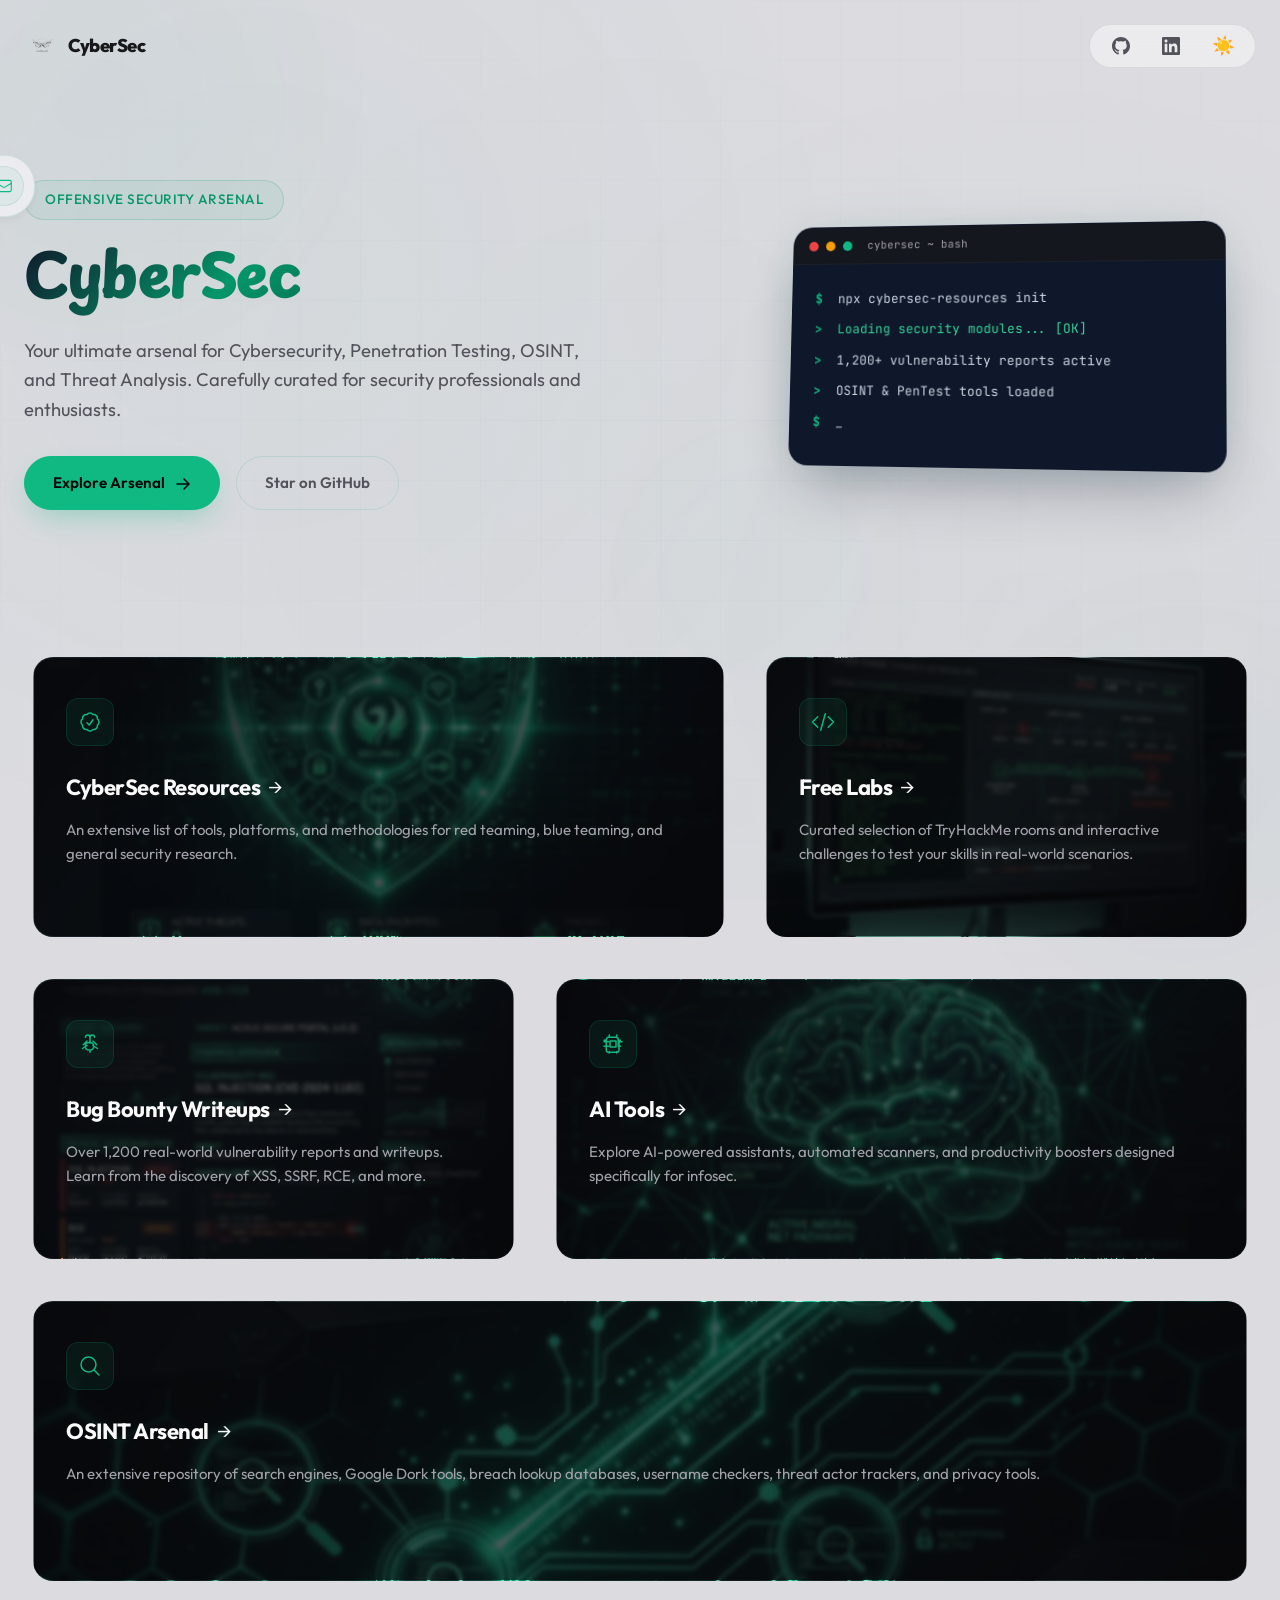
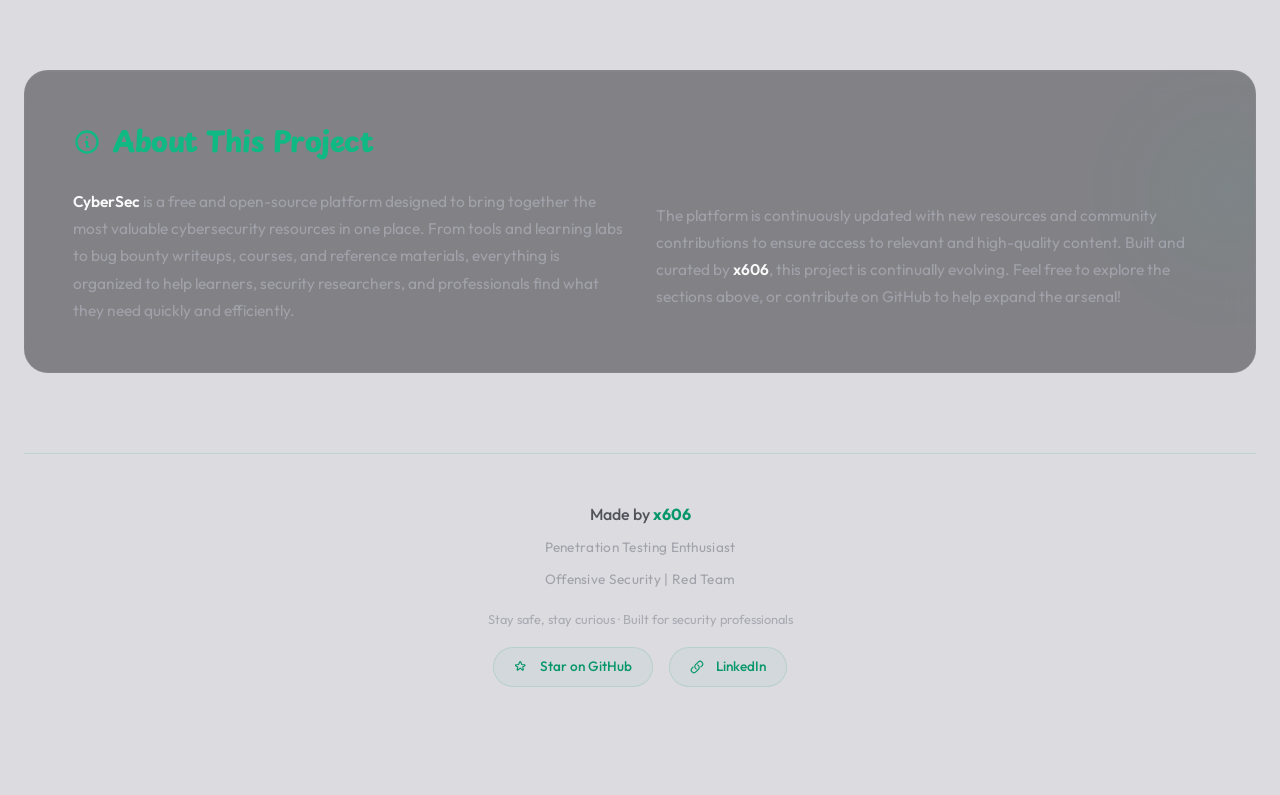
<file: index.html>
<!DOCTYPE html>
<html lang="en" dir="ltr">
  <head>
    <meta charset="UTF-8" />
    <script>
      (function () {
        var theme = localStorage.getItem("theme") ||
          (window.matchMedia("(prefers-color-scheme: light)").matches ? "light" : "dark");
        document.documentElement.setAttribute("data-theme", theme);
      })();
    </script>
    <meta name="viewport" content="width=device-width, initial-scale=1.0" />
    <title>CyberSec</title>
    <meta
      name="description"
      content="A curated collection of essential cybersecurity tools, platforms, and resources for penetration testing, OSINT, and threat analysis."
    />
    <link rel="preconnect" href="https://fonts.googleapis.com" />
    <link rel="preconnect" href="https://fonts.gstatic.com" crossorigin />
    <link
      href="https://fonts.googleapis.com/css2?family=Englebert&family=Outfit:wght@400;500;600;700&family=Playpen+Sans:wght@400;700&family=Playwrite+DE+Grund:wght@400&family=JetBrains+Mono:wght@400;700&display=swap"
      rel="stylesheet"
    />
    <link rel="stylesheet" href="./css/cyber-links.css" />
    <link rel="stylesheet" href="./css/sidebar.css" />
    <link rel="stylesheet" href="./css/main.css" />
    <link rel="icon" href="data:image/svg+xml,<svg xmlns=%22http://www.w3.org/2000/svg%22 viewBox=%220 0 100 100%22><text y=%22.9em%22 font-size=%2290%22>🛡️</text></svg>">
  </head>
  <body>
    <noscript>
      <p style="text-align:center;padding:2rem;font-family:sans-serif">
        This page requires JavaScript to be enabled.
      </p>
    </noscript>
    
    <!-- Skip Navigation -->
    <a href="#mainContent" class="skip-nav">Skip to content</a>
    
    <!-- Background Effects -->
    <div class="bg-grid"></div>
    <div class="orb orb-1"></div>
    <div class="orb orb-2"></div>
    <div class="orb orb-3"></div>

    <!-- Navigation Bar -->
    <header class="navbar" id="navbar">
      <div class="navbar-inner">
        <a href="./index.html" class="nav-logo">
          <img src="./assets/x606-logo1.webp" alt="CyberSec Logo" style="height:36px;width:36px;vertical-align:middle;margin-right:8px;border-radius:50%;">
          CyberSec
        </a>
        <nav class="nav-pill" aria-label="Main navigation">
          <a href="https://github.com/xismail606/CyberSec-Resources" class="pill-link" target="_blank" rel="noopener noreferrer" title="GitHub" aria-label="GitHub Repository">
            <svg xmlns="http://www.w3.org/2000/svg" width="18" height="18" viewBox="0 0 24 24" fill="currentColor"><path d="M12 0c-6.626 0-12 5.373-12 12 0 5.302 3.438 9.8 8.207 11.387.599.111.793-.261.793-.577v-2.234c-3.338.726-4.033-1.416-4.033-1.416-.546-1.387-1.333-1.756-1.333-1.756-1.089-.745.083-.729.083-.729 1.205.084 1.839 1.237 1.839 1.237 1.07 1.834 2.807 1.304 3.492.997.107-.775.418-1.305.762-1.604-2.665-.305-5.467-1.334-5.467-5.931 0-1.311.469-2.381 1.236-3.221-.124-.303-.535-1.524.117-3.176 0 0 1.008-.322 3.301 1.23.957-.266 1.983-.399 3.003-.404 1.02.005 2.047.138 3.006.404 2.291-1.552 3.297-1.23 3.297-1.23.653 1.653.242 2.874.118 3.176.77.84 1.235 1.911 1.235 3.221 0 4.609-2.807 5.624-5.479 5.921.43.372.823 1.102.823 2.222v3.293c0 .319.192.694.801.576 4.765-1.589 8.199-6.086 8.199-11.386 0-6.627-5.373-12-12-12z"/></svg>
          </a>
          <a href="https://www.linkedin.com/in/ismailabdelhameed" class="pill-link" target="_blank" rel="noopener noreferrer" title="LinkedIn" aria-label="LinkedIn Profile">
            <svg xmlns="http://www.w3.org/2000/svg" width="18" height="18" viewBox="0 0 24 24" fill="currentColor"><path d="M20.447 20.452h-3.554v-5.569c0-1.328-.027-3.037-1.852-3.037-1.853 0-2.136 1.445-2.136 2.939v5.667H9.351V9h3.414v1.561h.046c.477-.9 1.637-1.85 3.37-1.85 3.601 0 4.267 2.37 4.267 5.455v6.286zM5.337 7.433c-1.144 0-2.063-.926-2.063-2.065 0-1.138.92-2.063 2.063-2.063 1.14 0 2.064.925 2.064 2.063 0 1.139-.925 2.065-2.064 2.065zm1.782 13.019H3.555V9h3.564v11.452zM22.225 0H1.771C.792 0 0 .774 0 1.729v20.542C0 23.227.792 24 1.771 24h20.451C23.2 24 24 23.227 24 22.271V1.729C24 .774 23.2 0 22.222 0h.003z"/></svg>
          </a>
          <button class="theme-toggle pill-cta" id="themeToggle" type="button" aria-label="Switch to light mode" title="Toggle theme">🌙</button>
        </nav>
      </div>
    </header>

    <div class="container" id="mainContent">
      <!-- Split Hero Section -->
      <header class="hero hero-home reveal-on-scroll">
        <div class="hero-grid-split">
          <div class="hero-content">
            <div class="hero-badge">
              OFFENSIVE SECURITY ARSENAL
            </div>
            <h1>CyberSec</h1>
            <p>
              Your ultimate arsenal for Cybersecurity, Penetration Testing, OSINT, and Threat Analysis. Carefully curated for security professionals and enthusiasts.
            </p>
            <div class="hero-actions">
              <a href="./resources.html" class="hero-cta-primary">
                Explore Arsenal 
                <span class="icon">
                  <svg xmlns="http://www.w3.org/2000/svg" width="16" height="16" fill="none" viewBox="0 0 24 24" stroke="currentColor" style="display:inline-block;vertical-align:middle;margin-left:2px;stroke-width:2.5;"><path stroke-linecap="round" stroke-linejoin="round" d="M13.5 4.5L21 12m0 0l-7.5 7.5M21 12H3"/></svg>
                </span>
              </a>
              <a href="https://github.com/xismail606/CyberSec-Resources" target="_blank" rel="noopener noreferrer" class="hero-cta-secondary">Star on GitHub</a>
            </div>
          </div>
          <div class="hero-visual">
            <div class="hero-glow-box">
              <div class="terminal-header">
                <span class="terminal-dot red"></span>
                <span class="terminal-dot yellow"></span>
                <span class="terminal-dot green"></span>
                <span class="terminal-title">cybersec ~ bash</span>
              </div>
              <div class="terminal-body">
                <div class="terminal-line"><span class="terminal-prompt">$</span> npx cybersec-resources init</div>
                <div class="terminal-line success"><span class="terminal-prompt">></span> Loading security modules... [OK]</div>
                <div class="terminal-line"><span class="terminal-prompt">></span> 1,200+ vulnerability reports active</div>
                <div class="terminal-line"><span class="terminal-prompt">></span> OSINT & PenTest tools loaded</div>
                <div class="terminal-line blink"><span class="terminal-prompt">$</span> <span class="cursor">_</span></div>
              </div>
            </div>
          </div>
        </div>
      </header>

      <main>
        <!-- Home Grid (Bento Layout) -->
        <div class="home-grid reveal-on-scroll">
          <!-- Card 1: Resources (Large cell, Background Image Overlay) -->
          <div class="home-grid-cell-large">
            <div class="home-card-shell">
              <a href="./resources.html" class="home-card has-bg" style="background-image: url('assets/cyber_resources.webp');">
                <div class="home-card-icon">
                  <svg xmlns="http://www.w3.org/2000/svg" fill="none" viewBox="0 0 24 24" stroke="currentColor">
                    <path stroke-linecap="round" stroke-linejoin="round" d="M9 12.75L11.25 15 15 9.75M21 12c0 1.268-.63 2.39-1.593 3.068a3.745 3.745 0 01-1.043 3.296 3.745 3.745 0 01-3.296 1.043A3.745 3.745 0 0112 21c-1.268 0-2.39-.63-3.068-1.593a3.746 3.746 0 01-3.296-1.043 3.745 3.745 0 01-1.043-3.296A3.745 3.745 0 013 12c0-1.268.63-2.39 1.593-3.068a3.746 3.746 0 011.043-3.296 3.746 3.746 0 013.296-1.043A3.746 3.746 0 0112 3c1.268 0 2.39.63 3.068 1.593a3.746 3.746 0 013.296 1.043 3.746 3.746 0 011.043 3.296A3.745 3.745 0 0121 12z" />
                  </svg>
                </div>
                <h3 class="home-card-title">CyberSec Resources <span class="arrow">→</span></h3>
                <p class="home-card-desc">An extensive list of tools, platforms, and methodologies for red teaming, blue teaming, and general security research.</p>
              </a>
            </div>
          </div>

          <!-- Card 2: Free Labs (Small cell) -->
          <div class="home-grid-cell-small">
            <div class="home-card-shell">
              <a href="./free-labs.html" class="home-card has-bg" style="background-image: url('assets/cyber_labs.webp');">
                <div class="home-card-icon">
                  <svg xmlns="http://www.w3.org/2000/svg" fill="none" viewBox="0 0 24 24" stroke="currentColor">
                    <path stroke-linecap="round" stroke-linejoin="round" d="M17.25 6.75L22.5 12l-5.25 5.25m-10.5 0L1.5 12l5.25-5.25m7.5-3l-4.5 16.5" />
                  </svg>
                </div>
                <h3 class="home-card-title">Free Labs <span class="arrow">→</span></h3>
                <p class="home-card-desc">Curated selection of TryHackMe rooms and interactive challenges to test your skills in real-world scenarios.</p>
              </a>
            </div>
          </div>

          <!-- Card 3: Bug Bounty Writeups (Small cell) -->
          <div class="home-grid-cell-small">
            <div class="home-card-shell">
              <a href="./bug-bounty-writeups.html" class="home-card has-bg" style="background-image: url('assets/cyber_writeups.webp');">
                <div class="home-card-icon">
                  <svg xmlns="http://www.w3.org/2000/svg" fill="none" viewBox="0 0 24 24" stroke="currentColor">
                    <path stroke-linecap="round" stroke-linejoin="round" d="M12 11.25V5.25M12 5.25a2.25 2.25 0 00-4.5 0M12 5.25a2.25 2.25 0 014.5 0M9 9l-3.75 3.75M15 9l3.75 3.75M9 13.5l-4.5 3M15 13.5l4.5 3M12 18v2.25M12 18a3.75 3.75 0 00.495-7.467 5.99 5.99 0 00-1.925 0A3.75 3.75 0 0011 18h1z" />
                  </svg>
                </div>
                <h3 class="home-card-title">Bug Bounty Writeups <span class="arrow">→</span></h3>
                <p class="home-card-desc">Over 1,200 real-world vulnerability reports and writeups. Learn from the discovery of XSS, SSRF, RCE, and more.</p>
              </a>
            </div>
          </div>

          <!-- Card 4: AI Tools (Large cell, Background Image Overlay) -->
          <div class="home-grid-cell-large">
            <div class="home-card-shell">
              <a href="./ai-tools.html" class="home-card has-bg" style="background-image: url('assets/cyber_ai.webp');">
                <div class="home-card-icon">
                  <svg xmlns="http://www.w3.org/2000/svg" fill="none" viewBox="0 0 24 24" stroke="currentColor">
                    <path stroke-linecap="round" stroke-linejoin="round" d="M8.25 3v1.5M4.5 8.25H3M19.5 8.25H18M8.25 19.5V21m7.5-18v1.5m0 15V21m5.25-11.25H18m-10.5 0H3m16.5 4.5H18m-10.5 0H3m15-4.5V18a2.25 2.25 0 01-2.25 2.25h-7.5A2.25 2.25 0 015.25 18V7.5A2.25 2.25 0 017.5 5.25h7.5A2.25 2.25 0 0117.25 7.5v6.75zM9 9h6v6H9V9z" />
                  </svg>
                </div>
                <h3 class="home-card-title">AI Tools <span class="arrow">→</span></h3>
                <p class="home-card-desc">Explore AI-powered assistants, automated scanners, and productivity boosters designed specifically for infosec.</p>
              </a>
            </div>
          </div>

          <!-- Card 5: OSINT Arsenal (Full cell, Background Image Overlay) -->
          <div class="home-grid-cell-full">
            <div class="home-card-shell">
              <a href="./osint.html" class="home-card has-bg" style="background-image: url('assets/cyber_osint.webp');">
                <div class="home-card-icon">
                  <svg xmlns="http://www.w3.org/2000/svg" fill="none" viewBox="0 0 24 24" stroke="currentColor">
                    <path stroke-linecap="round" stroke-linejoin="round" d="M21 21l-5.197-5.197m0 0A7.5 7.5 0 105.196 5.196a7.5 7.5 0 0010.607 10.607z" />
                  </svg>
                </div>
                <h3 class="home-card-title">OSINT Arsenal <span class="arrow">→</span></h3>
                <p class="home-card-desc">An extensive repository of search engines, Google Dork tools, breach lookup databases, username checkers, threat actor trackers, and privacy tools.</p>
              </a>
            </div>
          </div>
        </div>

        <!-- About Section -->
        <section class="about-section reveal-on-scroll">
          <h2 class="about-title">
            <svg xmlns="http://www.w3.org/2000/svg" fill="none" viewBox="0 0 24 24" stroke="currentColor">
              <path stroke-linecap="round" stroke-linejoin="round" stroke-width="2" d="M13 16h-1v-4h-1m1-4h.01M21 12a9 9 0 11-18 0 9 9 0 0118 0z" />
            </svg>
            About This Project
          </h2>
          <div class="about-content">
            <div class="about-content-left">
              <p>
                <strong>CyberSec</strong> is a free and open-source platform designed to bring together the most valuable cybersecurity resources in one place. From tools and learning labs to bug bounty writeups, courses, and reference materials, everything is organized to help learners, security researchers, and professionals find what they need quickly and efficiently.
              </p>
            </div>
            <div class="about-content-right">
              <p>
                The platform is continuously updated with new resources and community contributions to ensure access to relevant and high-quality content. Built and curated by <strong>x606</strong>, this project is continually evolving. Feel free to explore the sections above, or contribute on GitHub to help expand the arsenal!
              </p>
            </div>
          </div>
        </section>
      </main>

      <!-- Footer -->
      <footer class="footer">
        <div class="footer-content">
          <p class="footer-author">Made by <a href="https://github.com/xismail606" target="_blank" rel="noopener noreferrer">x606</a></p>
          <p class="footer-role">Penetration Testing Enthusiast</p>
          <p class="footer-role">Offensive Security | Red Team </p>
          <p style="margin-top:8px;font-size:0.8rem;opacity:0.85;">Stay safe, stay curious · Built for security professionals</p>
          <div class="footer-links"> 
            <a href="https://github.com/xismail606/CyberSec-Resources" target="_blank" rel="noopener noreferrer">
              <svg xmlns="http://www.w3.org/2000/svg" fill="none" viewBox="0 0 24 24" stroke="currentColor" style="width:14px;height:14px;display:inline-block;vertical-align:middle;margin-right:6px;stroke-width:2;"><path stroke-linecap="round" stroke-linejoin="round" d="M11.48 3.499c-.105-.347-.492-.576-.85-.576s-.745.229-.85.576L7.92 7.734l-4.57.447c-.378.037-.698.291-.795.656-.098.364.072.752.417.957l3.435 2.046-1.045 4.481c-.087.37.075.753.398.948.324.195.738.163 1.03-.078l3.87-3.195 3.87 3.195c.292.241.706.273 1.03.078.323-.195.485-.578.398-.948l-1.045-4.481 3.435-2.046c.345-.205.515-.593.417-.957-.097-.365-.417-.619-.795-.656l-4.57-.447-1.86-4.235z" /></svg>
              Star on GitHub
            </a>
            <a href="https://www.linkedin.com/in/ismailabdelhameed" target="_blank" rel="noopener noreferrer">
              <svg xmlns="http://www.w3.org/2000/svg" fill="none" viewBox="0 0 24 24" stroke="currentColor" style="width:14px;height:14px;display:inline-block;vertical-align:middle;margin-right:6px;stroke-width:2;"><path stroke-linecap="round" stroke-linejoin="round" d="M13.19 8.688a4.5 4.5 0 011.242 7.244l-4.5 4.5a4.5 4.5 0 01-6.364-6.364l1.757-1.757m13.35-.622l1.757-1.757a4.5 4.5 0 00-6.364-6.364l-4.5 4.5a4.5 4.5 0 001.242 7.244" /></svg>
              LinkedIn
            </a>
          </div>
        </div>
      </footer>
    </div>

    <!-- Scroll to Top Button -->
    <button class="scroll-top" id="scrollTop" type="button" title="Scroll to top">
      <svg
        xmlns="http://www.w3.org/2000/svg"
        width="22"
        height="22"
        fill="none"
        viewBox="0 0 24 24"
        stroke-width="2.5"
        stroke="currentColor"
      >
        <path
          stroke-linecap="round"
          stroke-linejoin="round"
          d="M4.5 15.75l7.5-7.5 7.5 7.5"
        />
      </svg>
    </button>
    
    <!-- Support Sidebar link -->
    <div class="social">
      <ul>
        <li>
          <a href="https://forms.gle/xkkFSNq6WN5U3S3AA" target="_blank" rel="noopener noreferrer">
            Support 
            <i>
              <svg xmlns="http://www.w3.org/2000/svg" fill="none" viewBox="0 0 24 24" stroke="currentColor" style="width:20px;height:20px;stroke-width:1.5;"><path stroke-linecap="round" stroke-linejoin="round" d="M21.75 6.75v10.5a2.25 2.25 0 01-2.25 2.25h-15a2.25 2.25 0 01-2.25-2.25V6.75m19.5 0A2.25 2.25 0 0019.5 4.5h-15a2.25 2.25 0 00-2.25 2.25m19.5 0v.243a2.25 2.25 0 01-1.07 1.916l-7.5 4.615a2.25 2.25 0 01-2.36 0L3.32 8.91a2.25 2.25 0 01-1.07-1.916V6.75" /></svg>
            </i>
          </a>
        </li>
      </ul>
    </div>

    <script src="./js/theme-toggle.js" defer></script>
    <script>window.__cyberConfig = { pageType: 'home' };</script>
    <script src="./js/main.js" defer></script>
  </body>
</html>
</file>
<file: css/cyber-links.css>
/* ===== CSS Reset & Variables ===== */
*,
*::before,
*::after {
  margin: 0;
  padding: 0;
  box-sizing: border-box;
}

:root {
  /* === Obsidian Lux Palette (Redesigned: Emerald Tech) === */
  --bg-primary: #09090b;
  --bg-secondary: #18181b;
  --bg-card: rgba(24, 24, 27, 0.7);
  --bg-card-hover: rgba(39, 39, 42, 0.8);
  --border-color: rgba(255, 255, 255, 0.06);
  --border-hover: rgba(16, 185, 129, 0.35); /* Emerald 500 */
  --text-primary: #fafafa;
  --text-secondary: #a1a1aa;
  --text-muted: #52525b;

  /* Accent Emerald Palette */
  --accent-emerald: #10b981;      /* Emerald 500 */
  --accent-emerald-dark: #059669; /* Emerald 600 */
  --accent-emerald-light: #34d399;/* Emerald 400 */
  --accent-emerald-deep: #047857; /* Emerald 700 */

  /* Backward Compatibility Aliases */
  --accent-red: var(--accent-emerald);
  --accent-red-dark: var(--accent-emerald-dark);
  --accent-red-light: var(--accent-emerald-light);
  --accent-red-deep: var(--accent-emerald-deep);
  --accent-green: #34d399;
  --accent-rose: #f472b6;
  --accent-amber: #f59e0b;

  --glow-red: rgba(16, 185, 129, 0.1);
  --glow-red-dark: rgba(5, 150, 105, 0.1);
  --radius: 16px;
  --radius-sm: 10px;
  --transition: 0.3s cubic-bezier(0.4, 0, 0.2, 1);

  --glow-color: rgba(16, 185, 129, 0.04);
  --glow-color-inner: rgba(16, 185, 129, 0.08);
  --glow-size: 120px;
  --glow-opacity: 0;
  --x: 50%;
  --y: 50%;

  --navbar-bg: rgba(18, 18, 22, 0.45);
  --navbar-bg-scrolled: rgba(14, 14, 18, 0.75);
  --navbar-shadow: 0 10px 40px rgba(0, 0, 0, 0.25), 0 1px 0 rgba(255, 255, 255, 0.05) inset;
  --nav-link-hover-bg: rgba(16, 185, 129, 0.06);
  --nav-link-hover-border: rgba(16, 185, 129, 0.12);
  --nav-link-active-bg: rgba(16, 185, 129, 0.1);
  --nav-link-active-border: rgba(16, 185, 129, 0.25);
  --nav-social-hover-bg: rgba(16, 185, 129, 0.08);
  --nav-social-hover-border: rgba(16, 185, 129, 0.2);
  --nav-mobile-bg: rgba(9, 9, 11, 0.98);
  --search-bg: rgba(24, 24, 27, 0.6);
  --search-focus-ring: rgba(16, 185, 129, 0.12);
  --search-focus-shadow: 0 0 0 4px rgba(16, 185, 129, 0.08);
  --card-gradient: rgba(16, 185, 129, 0.03);
  --card-shadow-hover: 0 12px 40px rgba(0,0,0,0.4), 0 0 0 1px rgba(16, 185, 129, 0.1);
  --favicon-bg: rgba(255,255,255,0.04);
  --page-btn-bg: rgba(24, 24, 27, 0.6);
  --page-btn-hover-border: rgba(16, 185, 129, 0.3);
  --page-btn-hover-bg: rgba(16, 185, 129, 0.06);
  --page-btn-hover-shadow: 0 4px 20px rgba(0,0,0,0.3);
  --page-btn-active-bg: linear-gradient(135deg, rgba(16, 185, 129, 0.2), rgba(5, 150, 105, 0.15));
  --page-btn-active-border: rgba(16, 185, 129, 0.4);
  --page-btn-active-shadow: 0 0 20px rgba(16, 185, 129, 0.12);
  --category-count-bg: rgba(16, 185, 129, 0.06);
  --category-count-border: rgba(16, 185, 129, 0.15);
  --hero-badge-bg: rgba(16, 185, 129, 0.06);
  --hero-badge-border: rgba(16, 185, 129, 0.2);
  --scroll-top-bg: rgba(24, 24, 27, 0.8);
  --scroll-top-border: rgba(16, 185, 129, 0.2);
  --scroll-top-hover-bg: rgba(16, 185, 129, 0.12);
  --scroll-track: #09090b;
  --scroll-thumb: linear-gradient(#059669, #10b981);
  --modal-overlay-bg: rgba(0, 0, 0, 0.7);
  --modal-shadow: 0 25px 60px rgba(0,0,0,0.6), 0 0 0 1px rgba(255,255,255,0.06);
  --modal-close-hover-bg: rgba(16, 185, 129, 0.1);
  --modal-close-hover-border: rgba(16, 185, 129, 0.25);
  --modal-tag-bg: rgba(16, 185, 129, 0.08);
  --modal-tag-border: rgba(16, 185, 129, 0.18);
  --footer-link-bg: rgba(16, 185, 129, 0.05);
  --footer-link-border: rgba(16, 185, 129, 0.12);
  --footer-link-hover-bg: rgba(16, 185, 129, 0.1);
  --footer-link-hover-border: rgba(16, 185, 129, 0.3);
  --footer-link-hover-shadow: 0 4px 20px rgba(16, 185, 129, 0.08);
  --bg-grid-glow1: rgba(16, 185, 129, 0.04);
  --bg-grid-glow2: rgba(5, 150, 105, 0.03);
  --bg-grid-glow3: rgba(16, 185, 129, 0.02);
  --bg-grid-line: rgba(255, 255, 255, 0.02);
  --orb3-bg: rgba(52, 211, 153, 0.05);
}


/* ===== Skip Navigation ===== */
.skip-nav {
  position: absolute;
  top: -100%;
  left: 16px;
  z-index: 10000;
  padding: 12px 24px;
  background: var(--accent-red);
  color: #fff;
  border-radius: 0 0 8px 8px;
  font-weight: 600;
  text-decoration: none;
  transition: top 0.3s;
}
.skip-nav:focus {
  top: 0;
}

html {
  scroll-behavior: smooth;
}

body {
  font-family: "Outfit", -apple-system, BlinkMacSystemFont, sans-serif;
  background: var(--bg-primary);
  color: var(--text-primary);
  min-height: 100vh;
  overflow-x: hidden;
  line-height: 1.6;
}

/* ===== Mouse-Follow Glow ===== */
body::before {
  content: "";
  position: fixed;
  inset: 0;
  z-index: 1;
  pointer-events: none;
  opacity: var(--glow-opacity);
  background: radial-gradient(
    circle var(--glow-size) at var(--x) var(--y),
    var(--glow-color-inner),
    var(--glow-color) 40%,
    transparent 70%
  );
  will-change: opacity;
  transition: opacity 0.4s ease;
}

/* Hover-amplify: glow brightens near interactive elements */
body.glow-hover::before {
  --glow-color: rgba(16, 185, 129, 0.08);
  --glow-color-inner: rgba(16, 185, 129, 0.16);
}

/* Disable glow on specific pages */
body.no-glow::before {
  display: none;
}

/* Disable glow on touch-only devices */
@media (hover: none) {
  body::before {
    display: none;
  }
}

/* ===== Navbar (Completely Transparent & Floating "شفاف كله وطاير") ===== */
.navbar {
  position: fixed;
  top: 16px;
  left: 0;
  right: 0;
  max-width: 1300px;
  margin: 0 auto;
  z-index: 1000;
  background: transparent !important;
  border: none !important;
  box-shadow: none !important;
  backdrop-filter: none !important;
  -webkit-backdrop-filter: none !important;
  transition: all 0.4s cubic-bezier(0.4, 0, 0.2, 1);
}

.navbar.scrolled {
  top: 12px;
  background: transparent !important;
  border: none !important;
  box-shadow: none !important;
  backdrop-filter: none !important;
  -webkit-backdrop-filter: none !important;
}

.navbar-inner {
  width: 100%;
  padding: 0 24px;
  height: 60px;
  display: flex;
  align-items: center;
  justify-content: space-between;
  gap: 16px;
}

.nav-logo {
  font-size: 1.15rem;
  font-weight: 800;
  color: var(--text-primary);
  text-decoration: none;
  letter-spacing: -0.5px;
  flex-shrink: 0;
  transition: var(--transition);
  display: inline-flex;
  align-items: center;
}

.nav-logo img {
  height: 36px;
  width: 36px;
  vertical-align: middle;
  margin-right: 8px;
  border-radius: 50%;
}

.nav-logo:hover {
  color: var(--accent-red);
}

/* pill container */
.nav-pill {
  display: flex;
  align-items: center;
  background: rgba(255, 255, 255, 0.07);
  border: 1px solid rgba(255, 255, 255, 0.12);
  border-radius: 50px;
  padding: 5px 5px 5px 8px;
  gap: 4px;
  backdrop-filter: blur(10px);
  -webkit-backdrop-filter: blur(10px);
  margin-left: auto;
}

/* ghost links inside pill — use existing link color variable */
.pill-link {
  color: var(--text-secondary);
  text-decoration: none;
  font-size: 12px;
  font-weight: 500;
  letter-spacing: 0.6px;
  text-transform: uppercase;
  padding: 7px 14px;
  border-radius: 50px;
  white-space: nowrap;
  transition: color 0.2s, background 0.2s;
  display: inline-flex;
  align-items: center;
  justify-content: center;
}

.pill-link:hover,
.pill-link.active {
  color: #ffffff;
  background: rgba(255, 255, 255, 0.08);
}

/* dark CTA button — last item in pill */
.pill-cta {
  background: transparent;
  color: var(--text-secondary);
  text-decoration: none;
  font-size: 1.15rem;
  font-weight: 500;
  letter-spacing: 0.6px;
  text-transform: uppercase;
  padding: 7px 14px;
  border-radius: 50px;
  white-space: nowrap;
  transition: color 0.2s, background 0.2s;
  display: inline-flex;
  align-items: center;
  justify-content: center;
  border: none;
  cursor: pointer;
  line-height: 1;
}

.pill-cta:hover {
  color: #ffffff;
  background: rgba(255, 255, 255, 0.08);
}

/* Theme Toggle Button specific overrides when used as CTA */
button.theme-toggle.pill-cta {
  background: transparent;
  color: var(--text-secondary);
  font-size: 1.15rem;
  padding: 7px 14px;
  height: auto;
  width: auto;
  border-radius: 50px;
  border: none;
  box-shadow: none;
  transition: color 0.2s, background 0.2s;
}

button.theme-toggle.pill-cta:hover {
  color: #ffffff;
  background: rgba(255, 255, 255, 0.08);
}

button.theme-toggle.pill-cta:focus-visible {
  outline: 2px solid var(--accent-red);
  outline-offset: 2px;
}

/* mobile: keep pill horizontal, transparent, and beautifully aligned */
@media (max-width: 768px) {
  .navbar {
    top: 12px;
    left: 0;
    right: 0;
    background: transparent !important;
    border: none !important;
    box-shadow: none !important;
  }
  .navbar-inner {
    padding: 0 16px;
    height: 56px;
  }
  .nav-pill {
    display: flex;
    position: relative;
    top: auto;
    left: auto;
    right: auto;
    flex-direction: row;
    align-items: center;
    border-radius: 50px;
    border: 1px solid rgba(255, 255, 255, 0.12);
    padding: 4px 4px 4px 8px;
    gap: 2px;
    backdrop-filter: blur(10px);
    -webkit-backdrop-filter: blur(10px);
    margin-left: auto;
    background: rgba(255, 255, 255, 0.07);
    box-shadow: none;
  }
  .pill-link { padding: 6px 10px; font-size: 12px; }
  .pill-cta  { padding: 6px 14px; font-size: 1.1rem; margin-top: 0; }
  button.theme-toggle.pill-cta { padding: 6px 14px; font-size: 1.1rem; }
}



/* ===== Animated Background ===== */
.bg-grid {
  position: fixed;
  inset: 0;
  z-index: 0;
  background-image:
    radial-gradient(
      circle at 20% 30%,
      var(--bg-grid-glow1) 0%,
      transparent 50%
    ),
    radial-gradient(
      circle at 80% 70%,
      var(--bg-grid-glow2) 0%,
      transparent 50%
    ),
    radial-gradient(
      circle at 50% 50%,
      var(--bg-grid-glow3) 0%,
      transparent 60%
    );
  pointer-events: none;
}

.bg-grid::before {
  content: "";
  position: absolute;
  inset: 0;
  background-image:
    linear-gradient(var(--bg-grid-line) 1px, transparent 1px),
    linear-gradient(90deg, var(--bg-grid-line) 1px, transparent 1px);
  background-size: 60px 60px;
  mask-image: radial-gradient(ellipse 80% 70% at 50% 50%, black, transparent);
}

/* ===== Floating Orbs ===== */
.orb {
  position: fixed;
  border-radius: 50%;
  filter: blur(80px);
  opacity: 0.4;
  pointer-events: none;
  z-index: 0;
  animation: float 20s ease-in-out infinite;
}
.orb-1 {
  width: 400px;
  height: 400px;
  background: var(--glow-red);
  top: -100px;
  left: -100px;
  animation-delay: 0s;
}
.orb-2 {
  width: 350px;
  height: 350px;
  background: var(--glow-red-dark);
  bottom: -80px;
  right: -80px;
  animation-delay: -7s;
}
.orb-3 {
  width: 250px;
  height: 250px;
  background: var(--orb3-bg);
  top: 50%;
  left: 50%;
  animation-delay: -14s;
}

@keyframes float {
  0%,
  100% {
    transform: translate(0, 0) scale(1);
  }
  33% {
    transform: translate(30px, -30px) scale(1.05);
  }
  66% {
    transform: translate(-20px, 20px) scale(0.95);
  }
}

/* ===== Main Container ===== */
.container {
  position: relative;
  z-index: 1;
  max-width: 1300px;
  margin: 0 auto;
  padding: 80px 24px 80px;
}

/* ===== Hero Header ===== */
.hero {
  text-align: center;
  padding: 60px 0 50px;
  animation: fadeInUp 0.8s ease-out;
}

.hero-badge {
  display: inline-flex;
  align-items: center;
  gap: 8px;
  padding: 8px 20px;
  border-radius: 50px;
  background: var(--hero-badge-bg);
  border: 1px solid var(--hero-badge-border);
  color: var(--accent-red);
  font-size: 0.85rem;
  font-weight: 500;
  letter-spacing: 0.5px;
  margin-bottom: 24px;
}

.hero-badge .pulse-dot {
  width: 8px;
  height: 8px;
  border-radius: 50%;
  background: var(--accent-green);
  animation: pulse 2s ease-in-out infinite;
}

@keyframes pulse {
  0%,
  100% {
    opacity: 1;
    box-shadow: 0 0 0 0 rgba(52, 211, 153, 0.4);
  }
  50% {
    opacity: 0.8;
    box-shadow: 0 0 0 8px rgba(52, 211, 153, 0);
  }
}

.hero h1 {
  font-family: "Playpen Sans", sans-serif;
  font-size: clamp(2.5rem, 6vw, 4.2rem);
  font-weight: 900;
  letter-spacing: -1.5px;
  line-height: 1.25;
  padding-bottom: 0.15em;
  margin-bottom: 16px;
  background: linear-gradient(
    135deg,
    var(--text-primary) 0%,
    var(--accent-red) 50%,
    var(--accent-red-dark) 100%
  );
  -webkit-background-clip: text;
  -webkit-text-fill-color: transparent;
  background-clip: text;
}

.hero p {
  font-size: 1.15rem;
  color: var(--text-secondary);
  max-width: 600px;
  margin: 0 auto 36px;
}

/* ===== Search Bar ===== */
.search-wrapper {
  max-width: 560px;
  margin: 0 auto 20px;
  position: relative;
  display: flex;
  align-items: center;
  border-radius: var(--radius);
  border: 1px solid var(--border-color);
  background: var(--search-bg);
  backdrop-filter: blur(12px);
  transition: var(--transition);
}

.search-wrapper:focus-within {
  border-color: var(--accent-red);
  box-shadow:
    0 0 0 4px var(--search-focus-ring),
    0 8px 32px var(--search-focus-shadow);
}

.search-wrapper .search-icon {
  position: absolute;
  left: 20px;
  top: 50%;
  transform: translateY(-50%);
  width: 20px;
  height: 20px;
  color: var(--text-muted);
  transition: color var(--transition);
  pointer-events: none;
  flex-shrink: 0;
}

.search-wrapper:focus-within .search-icon {
  color: var(--accent-red);
}

.search-input {
  flex: 1;
  padding: 16px 0 16px 52px;
  border-radius: 50px 0 0 50px;
  border: none;
  background: transparent;
  color: var(--text-primary);
  font-family: "Outfit", sans-serif;
  font-size: 1rem;
  outline: none;
  min-width: 0;
}

.search-input::placeholder {
  color: var(--text-muted);
}

/* ===== Advanced Search Toggle (inside search bar) ===== */
.adv-search-toggle {
  display: flex;
  align-items: center;
  justify-content: center;
  width: 42px;
  height: 42px;
  margin-right: 5px;
  border-radius: var(--radius-sm);
  background: transparent;
  border: 1px solid transparent;
  color: var(--text-muted);
  cursor: pointer;
  transition: var(--transition);
  flex-shrink: 0;
  position: relative;
  padding: 0;
}

.adv-search-toggle svg {
  width: 20px;
  height: 20px;
  flex-shrink: 0;
}

.adv-search-toggle:hover {
  color: var(--accent-red);
  background: rgba(16, 185, 129, 0.06);
  border-color: rgba(16, 185, 129, 0.12);
}

.adv-search-toggle[aria-expanded="true"] {
  color: var(--accent-red);
  background: rgba(16, 185, 129, 0.1);
  border-color: rgba(16, 185, 129, 0.3);
}

.adv-search-badge {
  display: none;
  align-items: center;
  justify-content: center;
  position: absolute;
  top: -2px;
  right: -2px;
  min-width: 18px;
  height: 18px;
  padding: 0 5px;
  border-radius: var(--radius-sm);
  background: var(--accent-red);
  color: #fff;
  font-size: 0.6rem;
  font-weight: 700;
  line-height: 1;
}

.adv-search-badge.visible {
  display: inline-flex;
}

/* Panel */
.adv-search-panel {
  max-width: 700px;
  margin: 0 auto;
  max-height: 0;
  overflow: hidden;
  opacity: 0;
  transition: max-height 0.4s cubic-bezier(0.4, 0, 0.2, 1),
              opacity 0.3s ease,
              margin-top 0.3s ease;
  margin-top: 0;
}

.adv-search-panel.open {
  max-height: 2500px;
  opacity: 1;
  margin-top: 16px;
}

.adv-search-inner {
  padding: 20px 24px;
  border-radius: var(--radius);
  background: var(--bg-card);
  border: 1px solid var(--border-color);
  backdrop-filter: blur(16px);
}

.adv-search-section-header {
  display: flex;
  align-items: center;
  justify-content: space-between;
  margin-bottom: 14px;
}

.adv-search-divider {
  height: 1px;
  background: var(--border-color);
  margin: 16px 0;
}

.adv-section-label {
  font-size: 0.8rem;
  font-weight: 600;
  color: var(--text-secondary);
  text-transform: uppercase;
  letter-spacing: 1px;
}

.adv-search-actions {
  display: flex;
  gap: 8px;
}

.adv-action-btn {
  padding: 5px 14px;
  border-radius: 50px;
  background: transparent;
  border: 1px solid var(--border-color);
  color: var(--text-muted);
  font-family: "Outfit", sans-serif;
  font-size: 0.75rem;
  font-weight: 500;
  cursor: pointer;
  transition: var(--transition);
}

.adv-action-btn:hover {
  color: var(--accent-red);
  border-color: var(--border-hover);
  background: rgba(239, 68, 68, 0.06);
}

/* Filter Chips */
.filter-chips {
  display: flex;
  flex-wrap: wrap;
  gap: 8px;
  max-height: 260px;
  overflow-y: auto;
  padding-right: 4px;
}

.filter-chips::-webkit-scrollbar,
.active-filters-list::-webkit-scrollbar {
  width: 6px;
}
.filter-chips::-webkit-scrollbar-track,
.active-filters-list::-webkit-scrollbar-track {
  background: rgba(0, 0, 0, 0.1);
  border-radius: 10px;
}
.filter-chips::-webkit-scrollbar-thumb,
.active-filters-list::-webkit-scrollbar-thumb {
  background: rgba(16, 185, 129, 0.3);
  border-radius: 10px;
}
.filter-chips::-webkit-scrollbar-thumb:hover,
.active-filters-list::-webkit-scrollbar-thumb:hover {
  background: rgba(16, 185, 129, 0.5);
}

.filter-chip {
  display: inline-flex;
  align-items: center;
  gap: 6px;
  padding: 8px 16px;
  border-radius: 50px;
  background: rgba(24, 24, 27, 0.5);
  border: 1px solid var(--border-color);
  color: var(--text-secondary);
  font-family: "Outfit", sans-serif;
  font-size: 0.8rem;
  font-weight: 500;
  cursor: pointer;
  transition: all 0.25s cubic-bezier(0.4, 0, 0.2, 1);
  user-select: none;
}

.filter-chip:hover {
  border-color: var(--border-hover);
  color: var(--accent-red);
  background: rgba(16, 185, 129, 0.06);
  transform: translateY(-1px);
}

.filter-chip.active {
  background: rgba(16, 185, 129, 0.12);
  border-color: var(--accent-red);
  color: var(--text-primary);
  box-shadow: 0 0 12px rgba(16, 185, 129, 0.1);
}

.filter-chip .chip-icon {
  font-size: 0.9rem;
  line-height: 1;
}

.filter-chip .chip-count {
  font-family: 'JetBrains Mono', monospace;
  font-size: 0.65rem;
  color: var(--text-muted);
  background: rgba(255, 255, 255, 0.06);
  padding: 2px 7px;
  border-radius: 10px;
  transition: var(--transition);
}

.filter-chip.active .chip-count {
  background: rgba(16, 185, 129, 0.15);
  color: var(--accent-red-light);
}

/* Active Filters Bar */
.active-filters-bar {
  display: none;
  align-items: center;
  gap: 10px;
  padding: 10px 20px;
  margin-top: 10px;
  border-radius: var(--radius-sm);
  background: rgba(16, 185, 129, 0.04);
  border: 1px solid rgba(16, 185, 129, 0.1);
  flex-wrap: wrap;
}

.active-filters-bar.visible {
  display: flex;
}

.active-filters-label {
  font-size: 0.75rem;
  font-weight: 600;
  color: var(--text-muted);
  text-transform: uppercase;
  letter-spacing: 0.5px;
  white-space: nowrap;
}

.active-filters-list {
  display: flex;
  flex-wrap: wrap;
  gap: 6px;
  flex: 1;
  max-height: 140px;
  overflow-y: auto;
  padding-right: 4px;
}

.active-filter-tag {
  display: inline-flex;
  align-items: center;
  gap: 4px;
  padding: 4px 12px;
  border-radius: 50px;
  background: rgba(16, 185, 129, 0.08);
  border: 1px solid rgba(16, 185, 129, 0.18);
  color: var(--accent-red);
  font-family: "Outfit", sans-serif;
  font-size: 0.72rem;
  font-weight: 500;
  cursor: pointer;
  transition: var(--transition);
}

.active-filter-tag:hover {
  background: rgba(16, 185, 129, 0.15);
  border-color: rgba(16, 185, 129, 0.35);
}

.active-filter-tag .remove-tag {
  font-size: 0.8rem;
  line-height: 1;
  opacity: 0.7;
}

.active-filters-clear {
  padding: 5px 14px;
  border-radius: 50px;
  background: transparent;
  border: 1px solid rgba(16, 185, 129, 0.18);
  color: var(--accent-red);
  font-family: "Outfit", sans-serif;
  font-size: 0.72rem;
  font-weight: 600;
  cursor: pointer;
  transition: var(--transition);
  white-space: nowrap;
}

.active-filters-clear:hover {
  background: rgba(16, 185, 129, 0.08);
  border-color: rgba(16, 185, 129, 0.35);
}

/* ===== Difficulty Filters ===== */
.difficulty-filters {
  display: flex;
  justify-content: center;
  flex-wrap: wrap;
  gap: 10px;
  margin: 0 auto 30px;
  max-width: 800px;
}

/* ===== Stats Bar ===== */
.stats-bar {
  display: flex;
  justify-content: center;
  gap: 40px;
  margin-bottom: 10px;
  flex-wrap: wrap;
}

.stat-item {
  text-align: center;
}

.stat-number {
  font-size: 1.8rem;
  font-weight: 800;
  font-family: 'JetBrains Mono', monospace;
  background: linear-gradient(135deg, var(--accent-red), var(--accent-red-dark));
  -webkit-background-clip: text;
  -webkit-text-fill-color: transparent;
  background-clip: text;
}

.stat-label {
  font-size: 0.8rem;
  color: var(--text-muted);
  text-transform: uppercase;
  letter-spacing: 1px;
  font-weight: 500;
}

/* ===== Category Sections ===== */
.category {
  margin-bottom: 48px;
  animation: fadeInUp 0.6s ease-out both;
  content-visibility: auto;
  contain-intrinsic-size: auto 500px;
}

.category:nth-child(2) {
  animation-delay: 0.1s;
}
.category:nth-child(3) {
  animation-delay: 0.15s;
}
.category:nth-child(4) {
  animation-delay: 0.2s;
}
.category:nth-child(5) {
  animation-delay: 0.25s;
}

.category-header {
  display: flex;
  align-items: center;
  gap: 14px;
  margin-bottom: 20px;
  padding-bottom: 14px;
  border-bottom: 1px solid var(--border-color);
}

.category-icon {
  width: 44px;
  height: 44px;
  border-radius: 12px;
  display: flex;
  align-items: center;
  justify-content: center;
  font-size: 1.3rem;
  flex-shrink: 0;
}

.category-title {
  font-family: "Playwrite DE Grund", cursive;
  font-size: 1.35rem;
  font-weight: 700;
  letter-spacing: -0.3px;
}

.category-count {
  margin-left: auto;
  font-size: 0.75rem;
  color: var(--text-muted);
  font-family: 'JetBrains Mono', monospace;
  background: var(--category-count-bg);
  padding: 4px 12px;
  border-radius: 20px;
  border: 1px solid var(--category-count-border);
}

/* Category Color Themes */
.cat-breach .category-icon {
  background: rgba(16, 185, 129, 0.12);
  color: var(--accent-red);
}
.cat-encode .category-icon {
  background: rgba(5, 150, 105, 0.12);
  color: var(--accent-red-dark);
}
.cat-osint .category-icon {
  background: rgba(52, 211, 153, 0.12);
  color: var(--accent-red-light);
}
.cat-network .category-icon {
  background: rgba(16, 185, 129, 0.1);
  color: var(--accent-red);
}
.cat-vuln .category-icon {
  background: rgba(245, 158, 11, 0.12);
  color: var(--accent-amber);
}
.cat-hash .category-icon {
  background: rgba(52, 211, 153, 0.12);
  color: var(--accent-red-light);
}
.cat-malware .category-icon {
  background: rgba(5, 150, 105, 0.12);
  color: var(--accent-red-dark);
}
.cat-stego .category-icon {
  background: rgba(16, 185, 129, 0.1);
  color: var(--accent-red);
}
.cat-email .category-icon {
  background: rgba(4, 120, 87, 0.12);
  color: var(--accent-red-deep);
}
.cat-resources .category-icon {
  background: rgba(245, 158, 11, 0.12);
  color: var(--accent-amber);
}
.cat-pentest .category-icon {
  background: rgba(16, 185, 129, 0.15);
  color: var(--accent-red);
}
.cat-system .category-icon {
  background: rgba(52, 211, 153, 0.12);
  color: var(--accent-red-light);
}
.cat-thm .category-icon {
  background: rgba(52, 211, 153, 0.12);
  color: var(--accent-green);
}

/* ===== Page Navigation Buttons ===== */
.page-nav {
  display: flex;
  justify-content: center;
  gap: 12px;
  margin-bottom: 28px;
  flex-wrap: wrap;
}

.page-nav-btn {
  display: inline-flex;
  align-items: center;
  gap: 8px;
  padding: 12px 28px;
  border-radius: 50px;
  font-size: 0.95rem;
  font-weight: 600;
  text-decoration: none;
  color: var(--text-secondary);
  background: var(--page-btn-bg);
  border: 1px solid var(--border-color);
  backdrop-filter: blur(8px);
  transition: var(--transition);
  cursor: pointer;
}

.page-nav-btn:hover {
  color: var(--accent-red);
  border-color: var(--page-btn-hover-border);
  background: var(--page-btn-hover-bg);
  transform: translateY(-2px);
  box-shadow: var(--page-btn-hover-shadow);
}

.page-nav-btn.active {
  color: #fff;
  background: var(--page-btn-active-bg);
  border-color: var(--page-btn-active-border);
  box-shadow: var(--page-btn-active-shadow);
}

/* ===== Link Cards Grid ===== */
.links-grid {
  display: grid;
  grid-template-columns: repeat(auto-fill, minmax(290px, 1fr));
  gap: 14px;
}

.link-card {
  position: relative;
  display: flex;
  align-items: center;
  gap: 14px;
  padding: 18px 20px;
  border-radius: var(--radius-sm);
  background: var(--bg-card);
  border: 1px solid var(--border-color);
  backdrop-filter: blur(12px);
  text-decoration: none;
  color: var(--text-primary);
  transition: var(--transition);
  overflow: hidden;
}

.link-card::before {
  content: "";
  position: absolute;
  inset: 0;
  background: linear-gradient(
    135deg,
    transparent 40%,
    var(--card-gradient)
  );
  opacity: 0;
  transition: opacity var(--transition);
}

.link-card:hover {
  border-color: var(--border-hover);
  background: var(--bg-card-hover);
  transform: translateY(-2px);
  box-shadow: var(--card-shadow-hover);
}

.link-card:hover::before {
  opacity: 1;
}

.link-card:hover .card-arrow {
  opacity: 1;
  transform: translate(0, -50%);
}

.link-favicon {
  width: 36px;
  height: 36px;
  border-radius: 8px;
  background: var(--favicon-bg);
  display: flex;
  align-items: center;
  justify-content: center;
  flex-shrink: 0;
  overflow: hidden;
}

.link-favicon img {
  width: 22px;
  height: 22px;
  border-radius: 4px;
  object-fit: contain;
}

.link-info {
  flex: 1;
  min-width: 0;
  position: relative;
  z-index: 1;
}

.link-name {
  font-size: 0.95rem;
  font-weight: 600;
  margin-bottom: 2px;
  white-space: nowrap;
  overflow: hidden;
  text-overflow: ellipsis;
}

.link-domain {
  font-size: 0.78rem;
  color: var(--text-muted);
  font-family: "Outfit", sans-serif;
  white-space: nowrap;
  overflow: hidden;
  text-overflow: ellipsis;
}

.card-arrow {
  position: absolute;
  right: 16px;
  top: 50%;
  transform: translate(-6px, -50%);
  opacity: 0;
  color: var(--accent-red);
  transition: var(--transition);
  z-index: 1;
}

.card-arrow svg {
  width: 18px;
  height: 18px;
}

/* ===== No Results ===== */
.no-results {
  text-align: center;
  padding: 60px 20px;
  color: var(--text-muted);
  display: none;
}

.no-results svg {
  width: 60px;
  height: 60px;
  margin-bottom: 16px;
  opacity: 0.4;
}

.no-results.visible {
  display: block;
}

.no-results-title {
  font-size: 1.1rem;
  font-weight: 600;
  margin-bottom: 6px;
}

/* ===== Screen Reader Only ===== */
.sr-only {
  position: absolute;
  width: 1px;
  height: 1px;
  padding: 0;
  margin: -1px;
  overflow: hidden;
  clip: rect(0, 0, 0, 0);
  white-space: nowrap;
  border: 0;
}

/* ===== Scroll to Top ===== */
.scroll-top {
  position: fixed;
  bottom: 32px;
  right: 32px;
  width: 48px;
  height: 48px;
  border-radius: 50%;
  background: var(--scroll-top-bg);
  border: 1px solid var(--scroll-top-border);
  backdrop-filter: blur(12px);
  color: var(--accent-red);
  display: flex;
  align-items: center;
  justify-content: center;
  cursor: pointer;
  opacity: 0;
  pointer-events: none;
  transform: translateY(10px);
  transition: var(--transition);
  z-index: 100;
}

.scroll-top.visible {
  opacity: 1;
  pointer-events: auto;
  transform: translateY(0);
}

.scroll-top:hover {
  background: var(--scroll-top-hover-bg);
  transform: translateY(-3px);
}

/* ===== Footer ===== */
.footer {
  text-align: center;
  padding: 48px 20px 28px;
  color: var(--text-muted);
  font-size: 0.85rem;
  border-top: 1px solid var(--border-color);
  margin-top: 20px;
}

.footer-content {
  display: flex;
  flex-direction: column;
  align-items: center;
  gap: 10px;
}

.footer-author {
  font-size: 1rem;
  color: var(--text-secondary);
  font-weight: 500;
}

.footer-author a {
  color: var(--accent-red);
  text-decoration: none;
  font-weight: 700;
  transition: var(--transition);
}

.footer-author a:hover {
  color: var(--accent-red-dark);
  text-shadow: 0 0 12px rgba(16, 185, 129, 0.4);
}

.footer-role {
  font-size: 0.85rem;
  color: var(--text-muted);
  letter-spacing: 0.3px;
}

.footer-links {
  display: flex;
  gap: 16px;
  margin-top: 8px;
  flex-wrap: wrap;
  justify-content: center;
}

.footer-links a {
  display: inline-flex;
  align-items: center;
  gap: 6px;
  padding: 8px 20px;
  border-radius: 50px;
  background: var(--footer-link-bg);
  border: 1px solid var(--footer-link-border);
  color: var(--accent-red);
  text-decoration: none;
  font-size: 0.85rem;
  font-weight: 500;
  transition: var(--transition);
}

.footer-links a:hover {
  background: var(--footer-link-hover-bg);
  border-color: var(--footer-link-hover-border);
  transform: translateY(-2px);
  box-shadow: var(--footer-link-hover-shadow);
}


/* ===== Animations ===== */
@keyframes fadeInUp {
  from {
    opacity: 0;
    transform: translateY(24px);
  }
  to {
    opacity: 1;
    transform: translateY(0);
  }
}

/* ===== Responsive ===== */

@media (max-width: 768px) {
  .container {
    padding: 70px 16px 60px;
  }
  .hero {
    padding: 40px 0 36px;
  }
  .stats-bar {
    gap: 24px;
  }
  .links-grid {
    grid-template-columns: 1fr;
  }
  .category-header {
    flex-wrap: wrap;
  }
  .category-count {
    margin-left: 0;
  }

  /* Advanced Search — Mobile */
  .search-wrapper {
    max-width: 100%;
  }

  .adv-search-panel {
    max-width: 100%;
  }

  .adv-search-inner {
    padding: 14px 14px;
  }

  .filter-chips {
    gap: 6px;
  }

  .filter-chip {
    font-size: 0.68rem;
    padding: 5px 10px;
  }

  .filter-chip .chip-count {
    font-size: 0.6rem;
    padding: 1px 5px;
  }

  .active-filters-bar {
    flex-direction: column;
    align-items: stretch;
    gap: 8px;
    padding: 10px 12px;
    margin-top: 8px;
    min-width: 0;
  }

  .active-filters-label {
    font-size: 0.68rem;
    letter-spacing: 0.8px;
  }

  .active-filters-list {
    width: 100%;
    gap: 5px;
    min-width: 0;
  }

  .active-filter-tag {
    font-size: 0.62rem;
    padding: 3px 8px;
    gap: 3px;
    max-width: 100%;
    min-width: 0;
  }

  .active-filter-tag .remove-tag {
    font-size: 0.7rem;
    flex-shrink: 0;
  }

  .active-filters-clear {
    align-self: flex-end;
    text-align: center;
    padding: 5px 14px;
    font-size: 0.65rem;
    margin-top: 2px;
    flex-shrink: 0;
  }

  .adv-search-section-header {
    flex-direction: column;
    align-items: flex-start;
    gap: 8px;
  }
}

@media (max-width: 480px) {
  .hero h1 {
    font-size: 2rem;
  }

  .active-filters-bar {
    padding: 8px;
    gap: 6px;
  }

  .active-filters-label {
    font-size: 0.6rem;
  }

  .active-filter-tag {
    font-size: 0.58rem;
    padding: 2px 7px;
    gap: 2px;
  }

  .active-filter-tag .remove-tag {
    font-size: 0.65rem;
  }

  .active-filters-clear {
    padding: 5px 10px;
    font-size: 0.6rem;
  }

  .page-nav {
    gap: 8px;
  }

  .page-nav-btn {
    padding: 10px 16px;
    font-size: 0.8rem;
  }
}
::-webkit-scrollbar {
  width: 8px;
}
::-webkit-scrollbar-track {
  background: var(--scroll-track);
}
::-webkit-scrollbar-thumb {
  background: var(--scroll-thumb);
  border-radius: 10px;
}

/* ===== Tool Details Modal ===== */
.modal-overlay {
  position: fixed;
  inset: 0;
  background: var(--modal-overlay-bg);
  backdrop-filter: blur(8px);
  -webkit-backdrop-filter: blur(8px);
  z-index: 9999;
  display: flex;
  align-items: center;
  justify-content: center;
  opacity: 0;
  pointer-events: none;
  transition: opacity 0.3s ease;
}

.modal-overlay.active {
  opacity: 1;
  pointer-events: auto;
}

.thm-modal {
  background: var(--bg-secondary);
  color: var(--text-primary);
  width: 90%;
  max-width: 550px;
  border-radius: var(--radius);
  padding: 32px;
  position: relative;
  border: 1px solid var(--border-color);
  box-shadow: var(--modal-shadow);
  transform: scale(0.95) translateY(10px);
  opacity: 0;
  transition: all 0.3s cubic-bezier(0.16, 1, 0.3, 1);
}

.modal-overlay.active .thm-modal {
  transform: scale(1) translateY(0);
  opacity: 1;
}

.modal-close {
  position: absolute;
  top: 20px;
  right: 20px;
  background: transparent;
  border: 1px solid transparent;
  color: var(--text-muted);
  cursor: pointer;
  padding: 4px;
  border-radius: 6px;
  transition: all 0.2s;
  display: flex;
  align-items: center;
  justify-content: center;
}

.modal-close:hover {
  background: var(--modal-close-hover-bg);
  border-color: var(--modal-close-hover-border);
  color: var(--accent-red);
}

.modal-close svg {
  width: 24px;
  height: 24px;
}

.modal-title {
  font-family: "Playpen Sans", sans-serif;
  font-size: 1.6rem;
  font-weight: 700;
  color: var(--text-primary);
  margin-bottom: 4px;
  line-height: 1.2;
}

.modal-subtitle {
  font-size: 0.9rem;
  color: var(--accent-red);
  margin-bottom: 24px;
  font-weight: 500;
}

.modal-desc {
  font-family: "Englebert", sans-serif;
  font-size: 1.05rem;
  color: var(--text-secondary);
  margin-bottom: 24px;
  line-height: 1.6;
}

.modal-skills {
  margin-bottom: 30px;
}

.modal-skills strong {
  display: block;
  font-size: 0.95rem;
  color: var(--text-primary);
  margin-bottom: 12px;
}

.modal-tags {
  display: flex;
  flex-wrap: wrap;
  gap: 8px;
}

.modal-tag {
  background: var(--modal-tag-bg);
  color: var(--accent-red);
  font-size: 0.75rem;
  font-weight: 600;
  padding: 5px 14px;
  border-radius: 20px;
  text-transform: lowercase;
  border: 1px solid var(--modal-tag-border);
}

.modal-btn {
  display: flex;
  align-items: center;
  justify-content: center;
  width: 100%;
  background: linear-gradient(135deg, var(--accent-red), var(--accent-red-dark));
  color: #fff;
  border: none;
  border-radius: 8px;
  padding: 14px 24px;
  font-size: 1.1rem;
  font-weight: 600;
  cursor: pointer;
  transition: all 0.3s;
  text-decoration: none;
}

.modal-btn:hover {
  box-shadow: 0 0 24px rgba(16, 185, 129, 0.25);
  transform: translateY(-1px);
}

/* ===== Typewriter Animation ===== */
.typewriter {
  display: inline;
  border-right: 3px solid var(--accent-red);
  animation: blink-cursor 0.75s step-end infinite;
}

.typewriter.done {
  border-right-color: transparent;
  animation: none;
}

@keyframes blink-cursor {
  0%,
  100% {
    border-right-color: var(--accent-red);
  }
  50% {
    border-right-color: transparent;
  }
}

/* ===== New Category Themes ===== */
.cat-ai .category-icon {
  background: rgba(5, 150, 105, 0.12);
  color: var(--accent-red-dark);
}
.cat-coding .category-icon {
  background: rgba(16, 185, 129, 0.12);
  color: var(--accent-red);
}
.cat-notes .category-icon {
  background: rgba(16, 185, 129, 0.12);
  color: var(--accent-red);
}
.cat-extensions .category-icon {
  background: rgba(245, 158, 11, 0.12);
  color: var(--accent-amber);
}
.cat-ctf .category-icon {
  background: rgba(245, 158, 11, 0.12);
  color: var(--accent-amber);
}
.cat-writeups .category-icon {
  background: rgba(52, 211, 153, 0.12);
  color: var(--accent-red-light);
}
.cat-tools .category-icon {
  background: rgba(16, 185, 129, 0.12);
  color: var(--accent-red);
}
.cat-general .category-icon {
  background: rgba(5, 150, 105, 0.1);
  color: var(--accent-red-dark);
}

/* ===== Split Hero Styles for Sub-pages ===== */
.hero-grid-split {
  display: grid;
  grid-template-columns: 1.2fr 0.8fr;
  gap: 48px;
  align-items: center;
  text-align: left;
  padding: 40px 0;
}
.hero-content {
  display: flex;
  flex-direction: column;
  align-items: flex-start;
  text-align: left;
}
.hero-content .hero-badge {
  margin-bottom: 20px;
}
.hero-content h1 {
  font-size: clamp(2.3rem, 5vw, 3.8rem);
  line-height: 1.1;
  letter-spacing: -1.5px;
  margin-bottom: 20px;
  text-align: left;
  background: linear-gradient(
    135deg,
    var(--text-primary) 0%,
    var(--accent-emerald) 60%,
    var(--accent-emerald-dark) 100%
  );
  -webkit-background-clip: text;
  -webkit-text-fill-color: transparent;
  background-clip: text;
}
.hero-content p {
  font-size: 1.1rem;
  line-height: 1.6;
  color: var(--text-secondary);
  max-width: 600px;
  margin: 0 0 28px 0;
  text-align: left;
}
.hero-content .page-nav {
  justify-content: flex-start;
  margin-bottom: 0;
}
.hero-visual {
  display: flex;
  flex-direction: column;
  gap: 24px;
  width: 100%;
}
.hero-visual .search-wrapper {
  margin: 0;
  max-width: 100%;
}
.hero-visual .adv-search-panel {
  margin: 0;
  max-width: 100%;
}
.hero-visual .stats-bar {
  margin: 0;
  max-width: 100%;
  justify-content: center;
  gap: 40px;
}
.hero-visual .stat-item {
  text-align: center;
}

@media (max-width: 960px) {
  .hero-grid-split {
    grid-template-columns: 1fr;
    gap: 36px;
    text-align: center;
    padding: 20px 0 40px;
  }
  .hero-content {
    align-items: center;
    text-align: center;
  }
  .hero-content h1 {
    text-align: center;
  }
  .hero-content p {
    text-align: center;
    margin: 0 auto 28px auto;
  }
  .hero-content .page-nav {
    justify-content: center;
  }
  .hero-visual {
    align-items: center;
    gap: 20px;
  }
  .hero-visual .search-wrapper {
    margin: 0 auto;
    max-width: 560px;
  }
  .hero-visual .adv-search-panel {
    margin: 0 auto;
    max-width: 560px;
  }
  .hero-visual .stats-bar {
    margin: 0 auto;
    max-width: 560px;
    justify-content: center;
  }
  .hero-visual .stat-item {
    text-align: center;
  }
}
</file>
<file: css/sidebar.css>
/* ===================================
  SOCIAL SIDEBAR — Obsidian Lux
=================================== */
.social {
  position: fixed;
  top: 150px;
  left: 0;
  z-index: 999;
}
.social ul {
  padding: 0;
  list-style: none;
  transform: translateX(-270px);
}
.social ul li {
  display: block;
  margin: 5px;
  background: var(--sidebar-bg, rgba(9, 9, 11, 0.92));
  backdrop-filter: blur(16px);
  width: 300px;
  text-align: right;
  padding: 10px;
  border-radius: 0 30px 30px 0;
  transition: all 0.4s cubic-bezier(0.4, 0, 0.2, 1);
  border: 1px solid var(--border-color);
  box-shadow: var(--sidebar-shadow, 0 4px 6px rgba(0, 0, 0, 0.3));
}
.social ul li:hover {
  transform: translateX(110px);
  background: var(--sidebar-hover-bg, rgba(24, 24, 27, 0.95));
  border-color: var(--border-hover);
  box-shadow: var(--sidebar-hover-shadow, 0 8px 25px rgba(16, 185, 129, 0.15));
}
.social ul li a {
  color: var(--text-primary);
  text-decoration: none;
  font-size: 1.1rem;
  display: flex;
  align-items: center;
  justify-content: flex-end;
  gap: 10px;
  font-weight: 500;
}
.social ul li i {
  font-style: normal;
  color: var(--accent-red-light);
  background: var(--sidebar-icon-bg, rgba(16, 185, 129, 0.08));
  padding: 10px;
  border-radius: 50%;
  width: 40px;
  height: 40px;
  font-size: 20px;
  display: flex;
  align-items: center;
  justify-content: center;
  transition: all 0.6s cubic-bezier(0.4, 0, 0.2, 1);
  border: 1px solid var(--sidebar-icon-border, rgba(16, 185, 129, 0.12));
}
.social ul li:hover i {
  color: #ffffff;
  background: var(--sidebar-icon-hover-bg, rgba(16, 185, 129, 0.3));
  transform: rotate(360deg);
  box-shadow: var(--sidebar-icon-hover-shadow, 0 0 18px rgba(16, 185, 129, 0.25));
  border-color: var(--sidebar-icon-hover-border, rgba(16, 185, 129, 0.4));
}

/* Mobile: floating icons at bottom left (no hover slide on touch) */
@media (max-width: 768px) {
  .social {
    top: auto;
    bottom: 32px;
    left: 20px;
    transform: none;
  }
  .social ul {
    transform: none;
    display: flex;
    flex-direction: column;
    gap: 10px;
  }
  .social ul li {
    width: auto;
    padding: 0;
    margin: 0;
    transform: none !important;
    background: transparent;
    border: none;
    box-shadow: none;
  }
  .social ul li a {
    font-size: 0;
    justify-content: center;
    align-items: center;
    padding: 0;
    gap: 0;
    width: 48px;
    height: 48px;
    border-radius: 50%;
    -webkit-tap-highlight-color: transparent;
  }
  .social ul li i {
    width: 100%;
    height: 100%;
    padding: 0;
    font-size: 20px;
    border-radius: 50%;
    display: flex;
    justify-content: center;
    align-items: center;
    box-shadow: var(--sidebar-mobile-shadow, 0 4px 12px rgba(0, 0, 0, 0.4));
    background: var(--sidebar-mobile-icon-bg, rgba(9, 9, 11, 0.95));
    border: 1px solid var(--border-color);
    color: var(--accent-red-light);
  }
  .social ul li i:hover,
  .social ul li i:active {
    background: var(--sidebar-mobile-icon-active, rgba(16, 185, 129, 0.5));
    transform: scale(1.05);
  }
}
</file>
<file: css/main.css>
/* Home Page Specific Styles — Redesigned */

.home-grid {
  display: grid;
  grid-template-columns: repeat(12, 1fr);
  gap: 24px;
  margin-top: 48px;
  margin-bottom: 72px;
}

/* Bento cell sizing overrides */
.home-grid-cell-large {
  grid-column: span 7;
}

.home-grid-cell-small {
  grid-column: span 5;
}

.home-grid-cell-full {
  grid-column: span 12;
}

/* Double-Bezel Card Shell */
.home-card-shell {
  background: rgba(255, 255, 255, 0.01);
  border: 1px solid rgba(255, 255, 255, 0.04);
  padding: 8px;
  border-radius: 28px;
  transition: all 0.5s cubic-bezier(0.16, 1, 0.3, 1);
  display: flex;
  flex-direction: column;
}

.home-card-shell:hover {
  border-color: rgba(16, 185, 129, 0.2);
  background: rgba(16, 185, 129, 0.01);
  transform: translateY(-4px);
  box-shadow: 
    0 24px 48px -12px rgba(0, 0, 0, 0.6), 
    0 0 0 1px rgba(16, 185, 129, 0.08);
}

.home-card-shell:active {
  transform: translateY(-1px) scale(0.985);
}

/* Inner Core */
.home-card {
  background: rgba(20, 20, 25, 0.55);
  border: 1px solid rgba(255, 255, 255, 0.04);
  border-radius: calc(28px - 8px);
  padding: 40px 32px;
  text-align: left;
  text-decoration: none;
  color: #e2e8f0;
  transition: all 0.5s cubic-bezier(0.16, 1, 0.3, 1);
  display: flex;
  flex-direction: column;
  align-items: flex-start;
  -webkit-backdrop-filter: blur(20px);
  backdrop-filter: blur(20px);
  position: relative;
  overflow: hidden;
  height: 100%;
  min-height: 280px;
  box-shadow: inset 0 1px 1px rgba(255, 255, 255, 0.05);
}

/* Image Background Diversity for Bento Cells */
.home-card.has-bg {
  background-size: cover;
  background-position: center;
  background-repeat: no-repeat;
}

.home-card.has-bg::before {
  content: "";
  position: absolute;
  inset: 0;
  background: linear-gradient(135deg, rgba(9, 9, 11, 0.85) 0%, rgba(16, 185, 129, 0.03) 50%, rgba(9, 9, 11, 0.95) 100%);
  z-index: 1;
  transition: opacity 0.5s cubic-bezier(0.16, 1, 0.3, 1);
}

.home-card.has-bg::after {
  content: "";
  position: absolute;
  inset: 0;
  background: rgba(9, 9, 11, 0.65);
  backdrop-filter: blur(2px);
  -webkit-backdrop-filter: blur(2px);
  z-index: 1;
}

.home-card.has-bg > * {
  position: relative;
  z-index: 2;
}

/* Icons & Labels */
.home-card-icon {
  width: 48px;
  height: 48px;
  border-radius: 12px;
  background: rgba(16, 185, 129, 0.08);
  border: 1px solid rgba(16, 185, 129, 0.15);
  color: var(--accent-emerald);
  display: flex;
  align-items: center;
  justify-content: center;
  margin-bottom: 24px;
  transition: all 0.5s cubic-bezier(0.16, 1, 0.3, 1);
}

.home-card-icon svg {
  width: 24px;
  height: 24px;
  stroke-width: 1.5;
}

.home-card-shell:hover .home-card-icon {
  background: rgba(16, 185, 129, 0.15);
  border-color: rgba(16, 185, 129, 0.3);
  transform: scale(1.05) rotate(5deg);
  box-shadow: 0 0 20px rgba(16, 185, 129, 0.2);
}

.home-card-title {
  font-family: "Outfit", sans-serif;
  font-size: 22px;
  font-weight: 700;
  margin-bottom: 12px;
  color: #fafafa;
  letter-spacing: -0.5px;
  display: flex;
  align-items: center;
  gap: 8px;
}

.home-card-title span.arrow {
  display: inline-block;
  font-weight: 300;
  transition: transform 0.3s ease;
}

.home-card-shell:hover .home-card-title span.arrow {
  transform: translateX(4px);
}

.home-card-desc {
  font-size: 15px;
  line-height: 1.6;
  color: #a1a1aa;
}

/* About Section Redesign */
.about-section {
  background: rgba(20, 20, 25, 0.45);
  border: 1px solid rgba(255, 255, 255, 0.04);
  border-radius: 24px;
  padding: 48px;
  margin: 80px 0;
  text-align: left;
  position: relative;
  overflow: hidden;
  backdrop-filter: blur(15px);
  -webkit-backdrop-filter: blur(15px);
  box-shadow: inset 0 1px 1px rgba(255, 255, 255, 0.03);
}

.about-section::before {
  content: "";
  position: absolute;
  top: -10%;
  right: -10%;
  width: 300px;
  height: 300px;
  background: radial-gradient(circle, rgba(16, 185, 129, 0.04) 0%, transparent 70%);
  pointer-events: none;
}

.about-title {
  font-family: "Playpen Sans", sans-serif;
  font-size: 28px;
  font-weight: 800;
  letter-spacing: -0.5px;
  color: var(--accent-emerald);
  margin-bottom: 24px;
  display: flex;
  align-items: center;
  gap: 12px;
}

.about-title svg {
  width: 28px;
  height: 28px;
  color: var(--accent-emerald);
}

.about-content {
  display: grid;
  grid-template-columns: 1fr 1fr;
  gap: 32px;
}

.about-content-left {
  display: flex;
  flex-direction: column;
  justify-content: center;
}

.about-content-right {
  display: flex;
  flex-direction: column;
  justify-content: center;
}

.about-content p {
  font-size: 15.5px;
  line-height: 1.75;
  color: #a1a1aa;
  margin-bottom: 0;
}

.about-content p + p {
  margin-top: 16px;
}

.about-content strong {
  color: #fafafa;
  font-weight: 600;
}

/* Reveal on scroll transition definition */
.reveal-on-scroll {
  opacity: 0;
  transform: translateY(24px);
  transition: opacity 0.8s cubic-bezier(0.16, 1, 0.3, 1), transform 0.8s cubic-bezier(0.16, 1, 0.3, 1);
}

.reveal-on-scroll.revealed {
  opacity: 1;
  transform: translateY(0);
}

/* Ensure hero text on home page is slightly larger/more prominent */
.hero-home p {
  max-width: 720px;
  margin: 0 auto 36px auto;
  font-size: 1.2rem;
  line-height: 1.6;
}

/* Split Hero Styles */
.hero-grid-split {
  display: grid;
  grid-template-columns: 1.2fr 0.8fr;
  gap: 48px;
  align-items: center;
  text-align: left;
  padding: 40px 0;
}

.hero-home {
  text-align: left;
}

.hero-content {
  display: flex;
  flex-direction: column;
  align-items: flex-start;
}

.hero-content h1 {
  font-size: clamp(2.3rem, 5vw, 3.8rem);
  line-height: 1.1;
  letter-spacing: -1.5px;
  margin-bottom: 20px;
  text-align: left;
  background: linear-gradient(
    135deg,
    var(--text-primary) 0%,
    var(--accent-emerald) 60%,
    var(--accent-emerald-dark) 100%
  );
  -webkit-background-clip: text;
  -webkit-text-fill-color: transparent;
  background-clip: text;
}

.hero-content p {
  font-size: 1.15rem;
  color: var(--text-secondary);
  line-height: 1.6;
  margin: 0 0 32px 0;
  max-width: 580px;
}

.hero-actions {
  display: flex;
  gap: 16px;
  flex-wrap: wrap;
}

.hero-cta-primary {
  display: inline-flex;
  align-items: center;
  gap: 8px;
  padding: 14px 28px;
  border-radius: 50px;
  font-size: 0.95rem;
  font-weight: 600;
  text-decoration: none;
  color: #09090b;
  background: var(--accent-emerald);
  border: 1px solid var(--accent-emerald);
  box-shadow: 0 12px 30px -10px rgba(16, 185, 129, 0.4);
  transition: all 0.3s cubic-bezier(0.16, 1, 0.3, 1);
}

.hero-cta-primary:hover {
  background: var(--accent-emerald-light);
  transform: translateY(-2px);
  box-shadow: 0 16px 36px -8px rgba(16, 185, 129, 0.5);
}

.hero-cta-primary:active {
  transform: translateY(-1px) scale(0.98);
}

.hero-cta-primary .icon {
  font-weight: bold;
  font-size: 1.05rem;
  line-height: 1;
}

.hero-cta-secondary {
  display: inline-flex;
  align-items: center;
  padding: 14px 28px;
  border-radius: 50px;
  font-size: 0.95rem;
  font-weight: 600;
  text-decoration: none;
  color: var(--text-secondary);
  background: rgba(255, 255, 255, 0.02);
  border: 1px solid var(--border-color);
  transition: all 0.3s cubic-bezier(0.16, 1, 0.3, 1);
}

.hero-cta-secondary:hover {
  color: var(--text-primary);
  background: rgba(255, 255, 255, 0.05);
  border-color: rgba(255, 255, 255, 0.15);
  transform: translateY(-2px);
}

.hero-cta-secondary:active {
  transform: translateY(-1px) scale(0.98);
}

/* Terminal Simulator Visual */
.hero-visual {
  display: flex;
  justify-content: flex-end;
  perspective: 1000px;
}

.hero-glow-box {
  width: 100%;
  max-width: 440px;
  background: rgba(15, 15, 20, 0.85);
  border: 1px solid rgba(255, 255, 255, 0.04);
  border-radius: 20px;
  overflow: hidden;
  box-shadow: 
    0 30px 60px -15px rgba(0, 0, 0, 0.8),
    0 0 50px -10px rgba(16, 185, 129, 0.1);
  transform: rotateY(-8deg) rotateX(4deg);
  transition: all 0.5s ease;
  backdrop-filter: blur(20px);
  -webkit-backdrop-filter: blur(20px);
}

.hero-glow-box:hover {
  transform: rotateY(-4deg) rotateX(2deg) translateY(-4px);
  border-color: rgba(16, 185, 129, 0.15);
  box-shadow: 
    0 35px 70px -10px rgba(0, 0, 0, 0.9),
    0 0 60px -5px rgba(16, 185, 129, 0.15);
}

.terminal-header {
  height: 38px;
  background: rgba(24, 24, 27, 0.7);
  border-bottom: 1px solid rgba(255, 255, 255, 0.04);
  display: flex;
  align-items: center;
  padding: 0 16px;
  gap: 8px;
}

.terminal-dot {
  width: 10px;
  height: 10px;
  border-radius: 50%;
}

.terminal-dot.red { background: #ef4444; }
.terminal-dot.yellow { background: #f59e0b; }
.terminal-dot.green { background: #10b981; }

.terminal-title {
  font-family: 'JetBrains Mono', monospace;
  font-size: 11px;
  color: var(--text-muted);
  margin-left: 8px;
}

.terminal-body {
  padding: 24px;
  font-family: 'JetBrains Mono', monospace;
  font-size: 13px;
  line-height: 1.8;
  color: #cbd5e1;
}

.terminal-line {
  margin-bottom: 8px;
  white-space: nowrap;
}

.terminal-line.success {
  color: var(--accent-emerald-light);
}

.terminal-prompt {
  color: var(--accent-emerald);
  margin-right: 8px;
  font-weight: bold;
}

.terminal-line.blink .cursor {
  animation: terminal-blink 1s step-end infinite;
}

@keyframes terminal-blink {
  50% { opacity: 0; }
}

/* Responsiveness overrides */
@media (max-width: 768px) {
  .hero-grid-split {
    grid-template-columns: 1fr;
    gap: 32px;
    text-align: center;
    padding: 24px 0;
  }
  
  .hero-content {
    align-items: center;
  }
  
  .hero-content h1 {
    text-align: center;
  }
  
  .hero-content p {
    margin-left: auto;
    margin-right: auto;
  }
  
  .hero-actions {
    justify-content: center;
  }
  
  .hero-visual {
    justify-content: center;
  }
  
  .hero-glow-box {
    transform: none !important;
  }
  
  .home-grid {
    grid-template-columns: 1fr;
    gap: 16px;
    margin-top: 32px;
    margin-bottom: 48px;
  }
  
  .home-grid-cell-large,
  .home-grid-cell-small,
  .home-grid-cell-full {
    grid-column: span 1;
  }
  
  .home-card-shell {
    border-radius: 20px;
    padding: 6px;
  }
  
  .home-card {
    border-radius: calc(20px - 6px);
    padding: 32px 24px;
    min-height: auto;
  }
  
  .about-section {
    padding: 32px 24px;
    margin: 48px 0;
  }
  
  .about-content {
    grid-template-columns: 1fr;
    gap: 16px;
  }
}
</file>
